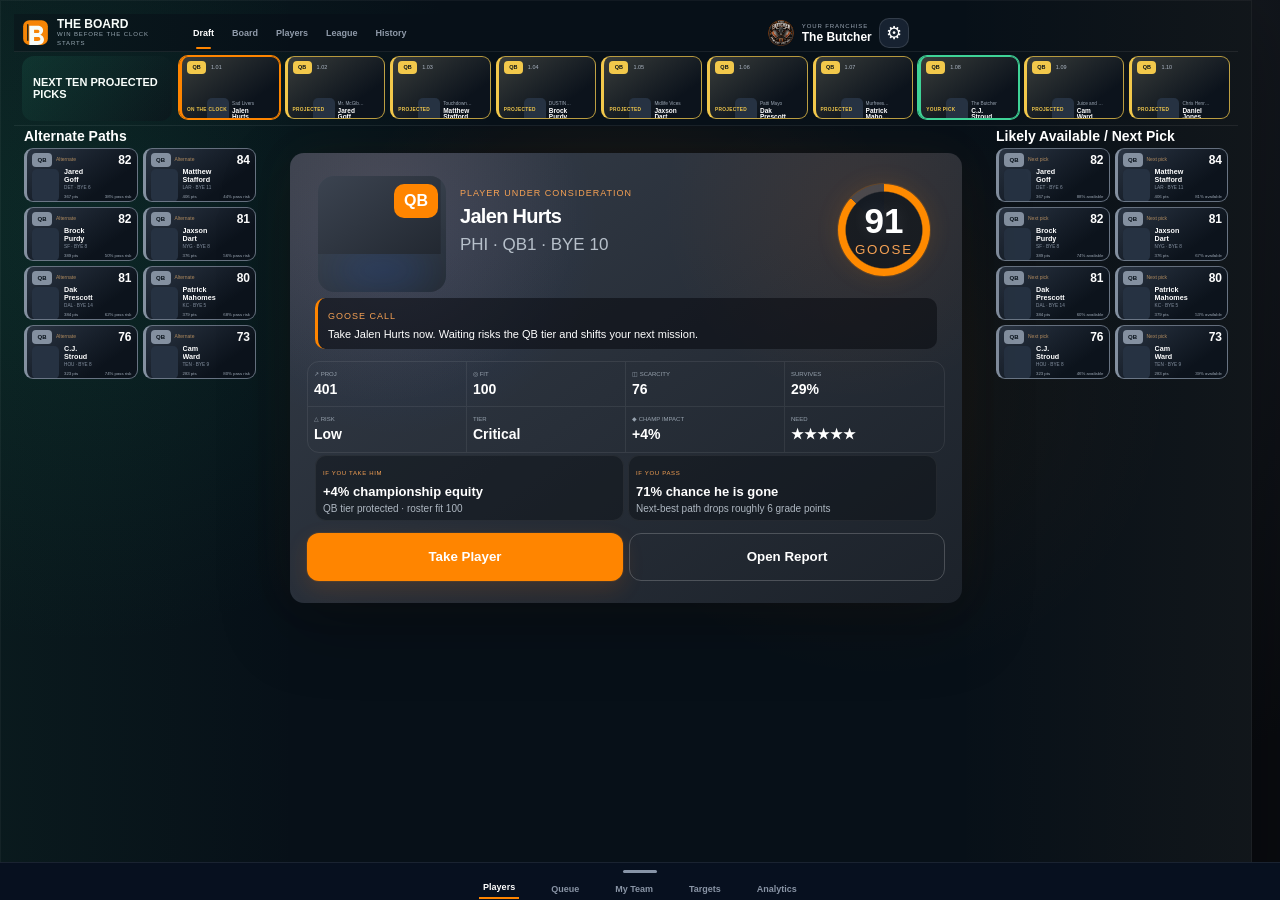
<file: index.html>
<!doctype html>
<html lang="en">
<head>
<meta charset="utf-8">
<meta name="viewport" content="width=device-width,initial-scale=1,viewport-fit=cover">
<meta name="theme-color" content="#0d0f10">
<title>THE BOARD</title>
<link rel="stylesheet" href="styles.css">
</head>
<body>
<header class="topbar">
  <img class="logo platform-logo" src="board-logo.svg" alt="THE BOARD platform logo">
  <div class="brand"><h1>THE BOARD</h1><p>WIN BEFORE THE CLOCK STARTS. <span id="versionLabel"></span></p></div>
  <button id="settingsBtn" class="icon-btn" aria-label="Draft settings">⚙</button>
</header>
<nav class="tabs" aria-label="Main navigation">
  <button class="tab active" data-view="warroom">Front Office</button>
  <button class="tab" data-view="board">Board</button>
  <button class="tab" data-view="database">Players</button>
  <button class="tab" data-view="league">League</button>
  <button class="tab" data-view="history">History</button>
</nav>
<main>
<section id="warroom" class="view active"><div id="frontOfficeRoot"></div></section>
<section id="board" class="view"><div class="panel"><div class="panel-head"><div><span class="eyebrow">DRAFT EXECUTION</span><h2>The Board</h2></div><span id="availableCount" class="pill"></span></div><div class="filters"><input id="boardSearch" type="search" placeholder="Search player or team"><select id="boardPos"><option value="ALL">All positions</option><option>QB</option><option>RB</option><option>WR</option><option>TE</option><option>K</option><option>DEF</option></select></div><div id="boardTable" class="player-list"></div></div></section>
<section id="database" class="view">
  <div class="scouting-hero"><div><span class="eyebrow">SCOUTING DEPARTMENT</span><h2>Build your player board.</h2><p>One tap tells Goose how you see a player. The AI handles timing, urgency and alternatives.</p></div><span id="databaseCount" class="pill"></span></div>
  <div class="scouting-toolbar"><input id="databaseSearch" type="search" placeholder="Search players, teams, owners or notes"><select id="databasePos" aria-label="Position"><option value="ALL">All positions</option><option>QB</option><option>RB</option><option>WR</option><option>TE</option><option>K</option><option>DEF</option></select><select id="databaseStatus" aria-label="League status"><option value="ALL">All statuses</option><option value="available">Available</option><option value="keeper">Keepers</option><option value="drafted">Drafted</option></select><select id="databaseScout" aria-label="Scouting signal"><option value="ALL">All signals</option><option value="must_have">Targets</option><option value="watch">Watch</option><option value="value_only">Value only</option><option value="fade">Fades</option><option value="untagged">Untagged</option></select><select id="databaseSort" aria-label="Sort players"><option value="BOARD">Board order</option><option value="PROJ">Projected points</option><option value="ADP">ADP</option><option value="POS">Position rank</option></select></div>
  <div class="scouting-legend"><span><b>★</b> Target</span><span><b>◉</b> Watch</span><span><b>$</b> Value</span><span><b>—</b> Fade</span><small>Tap again to clear.</small></div><div id="databaseList" class="database-list scouting-list"></div>
</section>
<section id="league" class="view"><div class="panel"><div class="panel-head"><div><span class="eyebrow">LEAGUE ROOM</span><h2>All Rosters</h2></div></div><div id="rosters" class="team-grid"></div></div></section>
<section id="history" class="view"><div class="panel"><div class="panel-head"><div><span class="eyebrow">DRAFT LOG</span><h2>Pick History</h2></div><button id="undoBtn" class="btn secondary">Undo Last</button></div><div id="draftHistory"></div></div></section>
</main>
<div id="confirmModal" class="modal" hidden><div class="modal-card confirm-card"><span class="eyebrow">CONFIRM PICK</span><h2 id="confirmPlayer">—</h2><p id="confirmMeta" class="muted"></p><p class="confirm-copy">Draft this player for <strong id="confirmTeam">—</strong>?</p><div class="modal-actions"><button id="cancelDraft" class="btn secondary">Cancel</button><button id="confirmDraft" class="btn primary">Confirm Draft</button></div></div></div>
<div id="playerModal" class="modal" hidden><div class="modal-card player-modal-card"><button id="closePlayer" class="modal-close" aria-label="Close player details">×</button><div id="playerModalContent"></div></div></div>
<div id="compareModal" class="modal" hidden><div class="modal-card compare-modal-card"><button id="closeCompare" class="modal-close" aria-label="Close comparison">×</button><div id="compareModalContent"></div></div></div>
<div id="compareTray" class="compare-tray" hidden></div>
<div id="settingsModal" class="modal" hidden><div class="modal-card settings-card"><button id="closeSettings" class="modal-close" aria-label="Close settings">×</button><span class="eyebrow">FOOTBALL OPERATIONS</span><h2>Front Office Profile</h2><p class="settings-note">These inputs power Goose. The Front Office shows the decisions—not the setup.</p><div class="settings-section"><h3>League Setup</h3><div class="settings-grid two"><label>League name<input id="leagueNameInput" type="text"></label><label>Your team<input id="teamNameInput" type="text"></label></div><div class="settings-grid three"><label>Teams<input id="teamCountInput" type="number" min="4" max="20"></label><label>Your draft slot<select id="slotSelect"></select></label><label>Owner skill<select id="ownerSkillInput"><option>Beginner</option><option>Intermediate</option><option>Advanced</option><option>Expert</option></select></label></div><div class="settings-grid three"><label>Keepers per team<input id="keeperCountInput" type="number" min="0" max="15"></label><label>Total roster spots<input id="rosterSizeInput" type="number" min="8" max="30"></label><label>Starters<input id="starterCountInput" type="number" min="5" max="20"></label></div><label>Draft order <small>One team per line, in exact selection order</small><textarea id="teamNamesInput" rows="5"></textarea></label></div><div class="settings-section"><h3>Roster Construction</h3><p class="settings-note">Targets guide roster balance. QB is capped at 3; all other bench spots remain flexible within the total roster size.</p><div class="settings-grid roster-fields"><label>QB<input id="targetQB" type="number" min="0" max="6"></label><label>RB<input id="targetRB" type="number" min="0" max="10"></label><label>WR<input id="targetWR" type="number" min="0" max="10"></label><label>TE<input id="targetTE" type="number" min="0" max="5"></label><label>K<input id="targetK" type="number" min="0" max="3"></label><label>DEF<input id="targetDEF" type="number" min="0" max="3"></label><label>Bench<input id="benchInput" type="number" min="0" max="20"></label></div></div><div class="settings-section"><h3>Front Office Philosophy</h3><label>Primary objective<textarea id="primaryObjectiveInput" rows="2"></textarea></label><label>Secondary objectives<textarea id="secondaryObjectivesInput" rows="2"></textarea></label><label>Avoid / downgrade<textarea id="avoidInput" rows="2"></textarea></label><label>Late targets<textarea id="lateTargetsInput" rows="2"></textarea></label><label>Emergency plan<textarea id="emergencyPlanInput" rows="2"></textarea></label></div><div class="modal-actions sticky-actions"><button id="saveSettings" class="btn primary">Save Profile</button></div><button id="resetBtn" class="danger-link">Reset Draft</button></div></div>
<div id="toast" class="toast" aria-live="polite"></div>
<script src="data.js"></script>
<script src="data-adapter-v1.js?v=22.1.1"></script>
<script src="app-core-v1.js?v=22.1.1"></script>
<script src="presentation-adapter-v1.js?v=22.1.1"></script>
<script src="app.js?v=22.1.1"></script>
<script src="scouting-switch-fix.js"></script>
<script src="scouting-hotfix.js"></script>
<script src="league-command-center.js?v=23.1.1"></script>
</body>
</html>
</file>
<file: styles.css>
:root{--bg:#080a0b;--panel:#121517;--panel2:#191d20;--panel3:#202529;--line:#2d3438;--line2:#434b50;--text:#f5f6f3;--muted:#9da5aa;--orange:#ff8200;--orange2:#ffb45a;--green:#65dc98;--red:#ff6666;--shadow:0 18px 50px rgba(0,0,0,.38);--glow:0 0 0 1px rgba(255,121,0,.18),0 24px 70px rgba(0,0,0,.44)}
*{box-sizing:border-box}html{background:var(--bg)}body{margin:0;color:var(--text);font-family:Inter,ui-sans-serif,-apple-system,BlinkMacSystemFont,"Segoe UI",sans-serif;background:linear-gradient(180deg,#080a0b 0%,#0d1012 52%,#080a0b 100%);min-height:100vh}.topbar{position:sticky;top:0;z-index:30;display:flex;align-items:center;gap:14px;padding:12px max(14px,calc((100vw - 1180px)/2));background:rgba(8,10,11,.88);backdrop-filter:blur(18px);border-bottom:1px solid rgba(255,255,255,.06)}.logo{width:72px;height:72px;object-fit:contain;filter:drop-shadow(0 8px 18px rgba(0,0,0,.5))}.brand{min-width:0}.brand h1{margin:0;font-size:31px;line-height:.95;letter-spacing:.04em;font-weight:950}.brand p{margin:7px 0 0;color:var(--muted);font-size:10px;letter-spacing:.14em;font-weight:900}.data-status{margin-left:auto;border:1px solid var(--line2);color:var(--muted);padding:7px 10px;border-radius:999px;font-size:9px;letter-spacing:.12em;font-weight:900;white-space:nowrap}.data-status.live{color:var(--green);border-color:rgba(101,220,152,.4);background:rgba(101,220,152,.08)}.icon-btn{border:1px solid var(--line);background:var(--panel2);color:var(--text);width:42px;height:42px;border-radius:13px;font-size:18px}.tabs{position:sticky;top:97px;z-index:25;display:flex;gap:5px;padding:8px max(14px,calc((100vw - 1180px)/2));overflow:auto;background:rgba(8,10,11,.92);backdrop-filter:blur(16px);border-bottom:1px solid rgba(255,255,255,.06)}.tab{border:0;background:transparent;color:var(--muted);padding:10px 15px;border-radius:10px;font-size:12px;font-weight:900;white-space:nowrap}.tab.active{background:var(--orange);color:#111;box-shadow:0 8px 24px rgba(255,121,0,.22)}main{width:min(1180px,100%);margin:auto;padding:16px}.view{display:none}.view.active{display:block}.panel{background:#121517;border:1px solid var(--line);border-radius:22px;padding:18px;margin-bottom:14px;box-shadow:var(--shadow);overflow:hidden}.clock{position:relative;display:flex;justify-content:space-between;align-items:center;border-color:rgba(255,130,0,.62);background:#171b1e;box-shadow:var(--glow)}.clock:after{content:'';position:absolute;left:0;top:0;bottom:0;width:7px;background:var(--orange);pointer-events:none}.clock h2{margin:6px 0 0;font-size:29px}.clock p{margin:5px 0 0;color:var(--muted)}.pick-badge{position:relative;display:grid;place-items:center;width:76px;height:76px;border-radius:21px;background:var(--orange);color:#111;font-size:34px;font-weight:950;box-shadow:0 14px 38px rgba(255,121,0,.25)}.eyebrow{font-size:10px;letter-spacing:.17em;color:var(--orange2);font-weight:950}.panel-head{display:flex;align-items:center;justify-content:space-between;gap:12px;margin-bottom:14px}.panel-head h2,.panel-head h3{margin:3px 0 0}.recommendation{border-color:#543314;box-shadow:var(--glow)}.recommend-hero{display:grid;grid-template-columns:132px 1fr;gap:20px;align-items:center;padding:8px 0 3px;cursor:pointer}.recommend-photo-wrap{position:relative}.recommend-copy h2{margin:4px 0 5px;font-size:38px;letter-spacing:-.035em}.recommend-copy p{margin:0;color:var(--muted);font-weight:700}.recommend-kicker{font-size:10px;letter-spacing:.15em;color:var(--orange2);font-weight:950}.strength-line{display:grid;grid-template-columns:auto 1fr;align-items:center;gap:5px 12px;margin-top:15px}.strength-line span{color:var(--muted);font-size:9px;font-weight:900;letter-spacing:.12em}.strength-line strong{font-size:16px;color:var(--orange2)}.strength-line small{grid-column:1/-1;color:#cdd2d5}.player-photo{position:relative;display:grid;place-items:center;width:58px;height:58px;overflow:hidden;border-radius:16px;background:linear-gradient(145deg,#31383c,#16191b);border:1px solid #485156;color:var(--orange2);font-weight:950}.player-photo img{position:absolute;inset:0;width:100%;height:100%;object-fit:cover;z-index:2}.player-photo span{z-index:1}.player-photo.small{width:42px;height:42px;border-radius:12px}.hero-photo{width:128px;height:128px;border-radius:27px;background:radial-gradient(circle at 50% 20%,#485157,#171a1c 70%);border-color:#5b646a;box-shadow:0 18px 45px rgba(0,0,0,.42)}.profile-photo{width:105px;height:105px;border-radius:24px}.compare-photo{width:94px;height:94px;border-radius:22px;margin:auto}.pos-float{position:absolute;right:-5px;bottom:-5px;display:grid;place-items:center;width:40px;height:40px;border-radius:13px;background:var(--orange);color:#111;font-weight:950;border:4px solid var(--panel)}.position-tag{display:inline-block;background:rgba(255,121,0,.13);color:var(--orange2);border:1px solid rgba(255,121,0,.25);padding:5px 8px;border-radius:999px;font-size:9px;font-weight:950;letter-spacing:.08em}.metrics{display:grid;grid-template-columns:repeat(4,1fr);gap:9px;margin:18px 0}.metric{background:linear-gradient(145deg,var(--panel2),#141719);border:1px solid var(--line);padding:13px 9px;border-radius:14px;text-align:center}.metric.feature{border-color:rgba(255,121,0,.45);background:#1b2023}.metric b{display:block;font-size:20px}.metric span{display:block;color:var(--muted);font-size:9px;margin-top:4px;letter-spacing:.06em;font-weight:800}.intel-strip{display:flex;justify-content:space-between;align-items:flex-start;gap:14px;background:#1b2023;border:1px solid var(--line);border-left:3px solid var(--orange);padding:13px 14px;border-radius:13px;margin:10px 0}.intel-strip p{margin:5px 0 0;color:#d5d9db;font-size:13px}.health-chip{display:inline-flex;padding:6px 9px;border-radius:999px;font-size:9px;font-weight:950;text-transform:uppercase}.health-chip.healthy{color:var(--green);background:rgba(101,220,152,.11)}.health-chip.alert,.injury-badge{color:#ff9d9d;background:rgba(255,102,102,.11)}.why-block{background:var(--panel2);border:1px solid var(--line);border-radius:14px;padding:13px 15px;margin:12px 0 16px}.why-block h3{margin:0 0 7px;font-size:13px;color:var(--orange2)}.why-block ul{margin:0;padding-left:18px;color:#d6d9da}.why-block li+li{margin-top:6px}.actions{display:flex;gap:9px;flex-wrap:wrap}.btn{border:0;border-radius:12px;padding:12px 15px;font-weight:950}.btn.primary{background:var(--orange);color:#111;flex:1;box-shadow:0 8px 22px rgba(255,121,0,.15)}.btn.secondary{background:var(--panel2);color:var(--text);border:1px solid var(--line2)}.btn.compact{padding:8px 10px;font-size:12px}.btn:disabled{opacity:.4}.text-btn{border:0;background:none;color:var(--orange2);font-weight:900}.stack,.player-list,.database-list,.roster-list{display:grid;gap:9px}.mini-player,.player-card{display:grid;grid-template-columns:34px 58px minmax(0,1fr) 68px auto auto;align-items:center;gap:11px;background:linear-gradient(145deg,var(--panel2),#15181a);border:1px solid var(--line);border-radius:15px;padding:10px;cursor:pointer;transition:.15s}.mini-player:hover,.player-card:hover,.database-player:hover{border-color:#5d666b;transform:translateY(-1px)}.mini-player{grid-template-columns:30px 42px minmax(0,1fr) 62px auto}.rank{font-weight:950;color:var(--orange2);text-align:center}.player-name{font-weight:900;font-size:15px}.player-title-line{display:flex;align-items:center;gap:7px;min-width:0}.injury-badge{padding:3px 6px;border-radius:999px;font-size:8px;font-weight:950}.player-meta{font-size:11px;color:var(--muted);margin-top:3px}.player-signal{font-size:10px;color:#c5cacf;margin-top:4px}.player-signal span{color:#586066;padding:0 2px}.score{text-align:center}.score strong{display:block;font-size:16px}.score span{display:block;color:var(--muted);font-size:8px;margin-top:2px;letter-spacing:.08em}.draft-btn{border:0;background:var(--orange);color:#111;border-radius:10px;padding:9px 11px;font-weight:950}.compare-btn{border:1px solid #5a6267;background:transparent;color:var(--text);border-radius:10px;padding:9px 10px;font-weight:900}.compare-btn.selected{border-color:var(--orange);color:var(--orange2);background:rgba(255,121,0,.1)}.filters{display:grid;grid-template-columns:1fr 155px;gap:8px;margin:12px 0}.filters input,.filters select,.modal-card select{width:100%;background:#101214;color:var(--text);border:1px solid var(--line);border-radius:12px;padding:12px;font-size:16px}.pill{background:#282d30;color:#dfe2e3;padding:6px 10px;border-radius:999px;font-size:10px;font-weight:900}.roster-row{display:grid;grid-template-columns:36px 1fr auto;gap:8px;padding:10px;background:var(--panel2);border-radius:11px}.keeper-label{color:var(--orange2);font-size:10px;font-weight:950}.team-grid{display:grid;grid-template-columns:repeat(2,minmax(0,1fr));gap:10px}.team-card{border:1px solid var(--line);background:var(--panel2);border-radius:15px;padding:13px}.team-card.me{border-color:var(--orange);box-shadow:inset 0 0 0 1px rgba(255,121,0,.2)}.team-card h3{font-size:14px;margin:0 0 9px}.team-player{display:flex;justify-content:space-between;gap:8px;padding:6px 0;border-top:1px solid #303438;font-size:11px}.history-row{display:grid;grid-template-columns:42px 1fr auto;gap:9px;padding:12px 4px;border-bottom:1px solid var(--line);cursor:pointer}.empty{color:var(--muted);padding:20px;text-align:center}.database-note{color:var(--muted);background:var(--panel2);border-left:3px solid var(--orange);padding:10px 12px;border-radius:8px;margin-bottom:12px}.database-filters{grid-template-columns:minmax(0,1fr) 130px 140px}.database-player{display:grid;grid-template-columns:42px minmax(0,1fr) auto auto auto;align-items:center;gap:9px;background:var(--panel2);border:1px solid var(--line);padding:11px;border-radius:13px;cursor:pointer;transition:.15s}.status-chip{font-size:9px;font-weight:950;padding:6px 8px;border-radius:999px;white-space:nowrap}.status-chip.available,.status-banner.available{background:rgba(54,196,119,.13);color:#65dc98}.status-chip.keeper,.status-banner.keeper{background:rgba(255,121,0,.13);color:var(--orange2)}.status-chip.drafted,.status-banner.drafted{background:rgba(166,173,177,.13);color:#c6cccf}.modal{position:fixed;inset:0;z-index:50;background:rgba(0,0,0,.78);display:grid;place-items:center;padding:18px;backdrop-filter:blur(7px)}.modal[hidden]{display:none}.modal-card{width:min(440px,100%);max-height:92vh;overflow:auto;background:linear-gradient(145deg,#171a1c,#101214);border:1px solid var(--line2);border-radius:22px;padding:20px;box-shadow:0 30px 90px rgba(0,0,0,.65)}.modal-card h2{margin-top:0}.modal-card label{display:grid;gap:8px;color:var(--muted)}.modal-actions{display:flex;gap:9px;margin-top:18px}.modal-actions .btn{flex:1}.danger-link{display:block;margin:18px auto 0;border:0;background:none;color:var(--red);font-weight:900}.modal-close{position:absolute;right:12px;top:10px;border:0;background:transparent;color:var(--muted);font-size:30px}.player-modal-card{position:relative;width:min(620px,100%)}.compare-modal-card{position:relative;width:min(820px,100%)}.player-profile-head{display:flex;align-items:center;gap:16px;padding-right:28px}.player-profile-head h2{font-size:31px;margin:5px 0 2px}.player-profile-head p{margin:0;color:var(--muted)}.status-banner{display:flex;justify-content:space-between;margin:16px 0 5px;padding:10px 12px;border-radius:11px;font-size:12px}.detail-grid{display:grid;grid-template-columns:repeat(3,1fr);gap:8px;margin:18px 0}.detail-grid div{background:var(--panel2);border:1px solid var(--line);border-radius:12px;padding:11px;text-align:center}.detail-grid span{display:block;color:var(--muted);font-size:9px;text-transform:uppercase;letter-spacing:.07em}.detail-grid b{display:block;margin-top:4px;font-size:18px}.news-panel{border:1px solid var(--line);background:#111416;border-radius:14px;padding:13px;margin:12px 0}.section-title{display:flex;justify-content:space-between;gap:10px;color:var(--muted);font-size:9px}.news-item{display:grid;grid-template-columns:9px 1fr;gap:9px;padding:12px 0;border-bottom:1px solid var(--line)}.news-item:last-child{border-bottom:0}.news-dot{width:8px;height:8px;border-radius:50%;background:var(--orange);margin-top:5px}.news-item b{font-size:9px;color:var(--orange2);letter-spacing:.08em}.news-item p{margin:4px 0 0;color:#d5d9db;font-size:13px}.compare-head{display:grid;grid-template-columns:1fr 55px 1fr;align-items:center;text-align:center;gap:10px;margin:18px 0}.compare-head>div:not(.versus){display:grid;justify-items:center}.compare-head h2{font-size:22px;margin:8px 0 2px}.compare-head p{color:var(--muted);margin:0;font-size:11px}.versus{font-weight:950;color:var(--orange2);font-size:17px}.overall-edge{display:grid;grid-template-columns:1fr auto;gap:3px 15px;align-items:center;background:#1b2023;border:1px solid rgba(255,121,0,.35);border-radius:14px;padding:13px 15px;margin-bottom:12px}.overall-edge span{font-size:9px;letter-spacing:.13em;color:var(--orange2);font-weight:950}.overall-edge strong{grid-row:1/3;grid-column:2;font-size:21px}.overall-edge small{color:var(--muted)}.compare-table{border:1px solid var(--line);border-radius:14px;overflow:hidden}.compare-row{display:grid;grid-template-columns:1fr 120px 1fr;text-align:center;padding:11px;border-bottom:1px solid var(--line)}.compare-row:last-child{border-bottom:0}.compare-row b{color:var(--muted);font-size:10px;text-transform:uppercase}.compare-row .edge{color:var(--green);font-weight:900}.draft-impact-grid{display:grid;grid-template-columns:1fr 1fr;gap:10px;margin-top:12px}.draft-impact-grid>div{background:var(--panel2);border:1px solid var(--line);border-radius:13px;padding:13px}.draft-impact-grid p{color:#d5d9db;font-size:12px}.draft-impact-grid b{font-size:11px;color:var(--green)}.verdict{margin-top:12px;background:#1b2023;border:1px solid rgba(255,130,0,.45);border-radius:14px;padding:15px}.verdict h3{margin:5px 0}.verdict p{margin:0;color:#d6d9da}.compare-tray{position:fixed;left:50%;bottom:calc(14px + env(safe-area-inset-bottom));transform:translateX(-50%);z-index:40;width:min(760px,calc(100% - 24px));display:flex;justify-content:space-between;align-items:center;gap:12px;background:#24282b;border:1px solid #4a5155;border-radius:15px;padding:11px 13px;box-shadow:0 15px 38px rgba(0,0,0,.55)}.compare-tray[hidden]{display:none}.compare-tray b{display:block;margin-top:2px}.tray-actions{display:flex;align-items:center;gap:8px}.toast{position:fixed;left:50%;bottom:calc(18px + env(safe-area-inset-bottom));transform:translate(-50%,25px);opacity:0;pointer-events:none;background:#f5f5f2;color:#111;padding:11px 15px;border-radius:999px;font-weight:900;transition:.2s;z-index:70}.toast.show{opacity:1;transform:translate(-50%,0)}body.modal-open{overflow:hidden}
@media(min-width:900px){main{padding-top:22px}.view#warroom.active{display:grid;grid-template-columns:minmax(0,1.35fr) minmax(320px,.65fr);gap:14px}.view#warroom .clock,.view#warroom .recommendation{grid-column:1}.view#warroom .panel:nth-child(3),.view#warroom .panel:nth-child(4){grid-column:2}.view#warroom .panel:nth-child(3){grid-row:1 / span 2}}
@media(max-width:720px){.data-status{display:none}.topbar{padding:10px 12px}.logo{width:62px;height:62px}.brand h1{font-size:27px}.tabs{top:83px;padding:7px 12px}.recommend-hero{grid-template-columns:92px 1fr;gap:13px}.hero-photo{width:90px;height:90px;border-radius:20px}.recommend-copy h2{font-size:28px}.pos-float{width:34px;height:34px}.metrics{grid-template-columns:repeat(2,1fr)}.player-card{grid-template-columns:28px 48px minmax(0,1fr) auto auto}.player-card .player-photo{width:48px;height:48px}.player-card .projection{display:none}.player-card .compare-btn{font-size:0;padding:9px}.player-card .compare-btn:after{content:'⇄';font-size:16px}.mini-player{grid-template-columns:26px 40px minmax(0,1fr) auto}.mini-player .projection{display:none}.database-filters{grid-template-columns:1fr 1fr}.database-filters input{grid-column:1/-1}.database-player{grid-template-columns:40px minmax(0,1fr) auto}.database-player .status-chip{grid-column:2}.database-player .compare-btn,.database-player .draft-btn{grid-row:2;grid-column:auto}.team-grid,.draft-impact-grid{grid-template-columns:1fr}.compare-row{grid-template-columns:1fr 88px 1fr;font-size:12px}.compare-tray{align-items:flex-start;flex-direction:column}.tray-actions{width:100%;justify-content:flex-end}.detail-grid{grid-template-columns:repeat(2,1fr)}.player-profile-head{align-items:flex-start}.profile-photo{width:82px;height:82px}.player-profile-head h2{font-size:25px}}

.analyst-take{border-left:4px solid var(--orange);background:#f4f4f1;color:#151719;border-radius:14px;padding:14px 16px;margin:14px 0}.analyst-take .eyebrow{color:#bd5f00}.analyst-take p{margin:6px 0 0;font-size:14px;line-height:1.5;font-weight:650}.market-strip{display:flex;justify-content:space-between;align-items:center;gap:16px;background:#1b2023;border:1px solid var(--line);border-radius:14px;padding:13px 15px;margin:10px 0}.market-strip p{margin:5px 0 0;color:#d6dadd}.tier-remaining{text-align:center;min-width:80px;border-left:1px solid var(--line);padding-left:14px}.tier-remaining b{display:block;font-size:24px;color:var(--orange2)}.tier-remaining span{font-size:8px;letter-spacing:.1em;color:var(--muted);font-weight:900}@media(max-width:520px){.market-strip{align-items:flex-start}.tier-remaining{min-width:66px}}
/* v0.6 War Room architecture */
.warroom-hero{display:flex;justify-content:space-between;gap:24px;align-items:center;border-top:4px solid #ff8200;background:#111315}
.warroom-hero h2{font-size:clamp(1.7rem,4vw,2.8rem);margin:.25rem 0}.warroom-lead{max-width:760px;color:#d8dadd;font-size:1.02rem}
.clock-inline{display:grid;grid-template-columns:auto auto;gap:4px 14px;align-items:center;min-width:230px}.clock-inline .pick-badge{grid-row:1/4;grid-column:2;font-size:2rem;background:#ff8200;color:#fff;border-radius:12px;padding:14px 18px;text-align:center}.clock-inline strong{font-size:1.05rem}
.warroom-grid{display:grid;grid-template-columns:minmax(0,1.15fr) minmax(0,.85fr);gap:18px}.warroom-grid.lower{grid-template-columns:minmax(0,1.25fr) minmax(280px,.75fr)}
.roster-summary{display:grid;grid-template-columns:repeat(4,1fr);gap:10px;margin:14px 0}.roster-metric{display:grid;gap:2px}.roster-metric b{font-size:1.25rem;color:#fff}.roster-metric small{color:#aeb2b7}
.compact-roster{max-height:300px;overflow:auto}.blueprint{display:grid;gap:12px}.blueprint-step{display:grid;grid-template-columns:34px 1fr;gap:12px;align-items:start;padding:12px 0;border-bottom:1px solid #34383d}.blueprint-step>span{width:30px;height:30px;border-radius:50%;display:grid;place-items:center;background:#ff8200;color:#fff;font-weight:800}.blueprint-step p{margin:4px 0 0;color:#bfc3c8;line-height:1.45}
.warroom-recommendation{border:1px solid #ff8200;background:#121416}.target-board{display:grid;grid-template-columns:repeat(2,minmax(0,1fr));gap:14px}.target-group{border:1px solid #34383d;border-radius:14px;padding:12px;background:#17191c}.target-group-head{display:flex;justify-content:space-between;align-items:center;margin-bottom:8px}.target-group-head>b{color:#ff8200;font-size:1.1rem}.target-group-head span{font-size:.72rem;color:#aeb2b7}.target-row{width:100%;display:grid;grid-template-columns:22px 34px 1fr;gap:8px;align-items:center;text-align:left;background:transparent;border:0;color:#fff;padding:8px 4px;border-top:1px solid #2c3034}.target-row small{display:block;color:#aeb2b7}.player-photo.tiny{width:32px;height:32px}
.pressure-callout{display:grid;gap:5px;border-left:4px solid #ff8200;background:#1a1d20;padding:14px;border-radius:10px}.pressure-callout span{color:#bdc1c6}.pressure-list{display:grid;gap:8px;margin-top:14px}.pressure-list>div{display:flex;justify-content:space-between;gap:16px;border-bottom:1px solid #30343a;padding:10px 0}.pressure-list span{color:#b9bdc2;text-align:right}.model-note{font-size:.78rem;color:#8e949a;line-height:1.4}.decision-grid{display:grid;grid-template-columns:repeat(3,minmax(0,1fr));gap:12px}.decision-grid .mini-player{height:100%;align-items:center}.board-label{display:grid;justify-items:end;min-width:120px}.board-label strong{font-size:1.05rem;color:#fff}.board-label span{font-size:.7rem;color:#ff8200;text-align:right}
@media(max-width:850px){.warroom-grid,.warroom-grid.lower{grid-template-columns:1fr}.target-board{grid-template-columns:1fr 1fr}.decision-grid{grid-template-columns:1fr 1fr}.warroom-hero{align-items:flex-start}.clock-inline{min-width:190px}}
@media(max-width:600px){.warroom-hero{display:grid}.clock-inline{width:100%;grid-template-columns:1fr auto}.roster-summary{grid-template-columns:1fr 1fr}.target-board,.decision-grid{grid-template-columns:1fr}.pressure-list>div{display:grid}.pressure-list span{text-align:left}.board-label{min-width:90px}.warroom-hero .pick-badge{padding:10px 14px}}
/* v0.7 War Room focus */
.warroom-hero{background:#0b0d0f;border:1px solid #353a40;border-top:5px solid #ff8200}
.roster-command{border:1px solid rgba(255,130,0,.58);background:#101214}
.roster-summary{grid-template-columns:repeat(6,1fr)}
.roster-metric{min-height:92px;align-content:center;border-top:3px solid #555c62}
.roster-metric.critical{border-top-color:#ff8200}.roster-metric.complete{border-top-color:#f5f5f2}.roster-metric.stable{border-top-color:#9ca3a8}.roster-metric.needs-work{border-top-color:#ff8200}
.blueprint-step{grid-template-columns:64px 1fr;border:1px solid #34383d;border-radius:14px;padding:14px;background:#14171a}
.blueprint-step>span{width:56px;height:34px;border-radius:9px;background:#2b3035;color:#fff;font-size:.78rem}
.blueprint-step.active{border-color:#ff8200}.blueprint-step.active>span{background:#ff8200}.blueprint-step.complete{opacity:.72}.blueprint-step.complete>span{background:#f5f5f2;color:#111}.blueprint-step.missed{border-color:#7a3e17}
.blueprint-title{display:flex;justify-content:space-between;gap:12px;align-items:center}.blueprint-title em{font-style:normal;color:#ff8200;font-size:.68rem;text-transform:uppercase;letter-spacing:.08em}
.target-board{grid-template-columns:repeat(2,minmax(0,1fr))}.target-group{background:#111416;border-color:#3a4045}.target-group-head{align-items:flex-start}.target-group-head>div{display:grid;gap:3px}.target-group-head small{color:#c1c5c9}.target-group-head>span{font-size:.62rem;color:#ff8200;letter-spacing:.08em;font-weight:900}
.target-row{grid-template-columns:22px 36px 1fr}.target-row:hover{background:#1c2024}.target-row small{line-height:1.35}.target-empty{padding:15px;color:#9ba1a6;text-align:center;font-size:.82rem}
.availability-badge{min-width:160px;border-left:1px solid #3a4045;padding-left:15px}.availability-badge b{display:block;color:#ff8200;font-size:.78rem}.availability-badge span{display:block;color:#b8bdc2;font-size:.7rem;margin-top:3px}
.opponent-board{display:grid;gap:8px;margin-top:14px}.opponent-row{display:grid;grid-template-columns:34px minmax(0,1fr) auto;align-items:center;gap:10px;background:#15191c;border:1px solid #343a3f;border-radius:11px;padding:10px}.pick-order{display:grid;place-items:center;width:30px;height:30px;border-radius:8px;background:#262b30;color:#fff;font-weight:900}.opponent-row small{display:block;color:#aeb4b8;margin-top:3px}.threat-chip{font-size:.66rem;border:1px solid #4b5359;border-radius:999px;padding:5px 8px;color:#d9dcde}.threat-chip.hot{border-color:#ff8200;color:#ff8200}
@media(max-width:900px){.roster-summary{grid-template-columns:repeat(3,1fr)}}
@media(max-width:600px){.roster-summary{grid-template-columns:repeat(2,1fr)}.target-board{grid-template-columns:1fr}.availability-badge{border-left:0;border-top:1px solid #3a4045;padding:10px 0 0;min-width:0}.market-strip{display:grid}}


/* v0.8 Front Office Mission Control */
.front-office-shell{display:grid;gap:16px}.front-office-header{display:flex;justify-content:space-between;align-items:center;gap:24px;padding:18px 20px;background:#050607;border:1px solid #30353a;border-top:5px solid #ff8200;border-radius:18px}.front-office-header h2{margin:.2rem 0;font-size:clamp(1.8rem,4vw,3rem)}
.mission-grid{display:grid;grid-template-columns:minmax(250px,.75fr) minmax(430px,1.45fr) minmax(280px,.8fr);gap:16px;align-items:start}.front-office-left,.front-office-center,.front-office-right{display:grid;gap:16px}.command-panel{background:#0c0f11;border:1px solid #33383d;border-radius:18px;padding:16px}.on-clock-panel{border:1px solid #ff8200;background:#07090a}.goose-panel{background:#f5f5f2;color:#121416;border:0}.goose-panel .eyebrow{color:#b85d00}.goose-thinking p{font-size:1rem;line-height:1.55;font-weight:700;margin:8px 0 14px}.goose-actions{display:flex;gap:14px;flex-wrap:wrap}.goose-panel .text-btn{color:#a84f00}
.front-office-player{display:grid;grid-template-columns:150px 1fr;gap:20px;align-items:center}.player-stage{position:relative}.player-stage .hero-photo{width:145px;height:145px;border-radius:24px;border:2px solid #ff8200}.player-decision-copy h2{font-size:clamp(2rem,5vw,3.6rem);margin:8px 0 4px}.player-decision-copy>p{color:#c8cccf;margin:0}.decision-label{display:inline-flex;border:1px solid #ff8200;color:#ff9a34;padding:6px 10px;border-radius:999px;font-weight:900;font-size:.72rem;letter-spacing:.1em}.decision-facts{display:flex;gap:10px;flex-wrap:wrap;margin-top:16px}.decision-facts span{background:#171a1d;border:1px solid #34393e;border-radius:10px;padding:9px 11px;color:#bfc4c7;font-size:.78rem}.decision-facts b{color:#fff}.analyst-take.premium{background:#fff;color:#131516;border-left:5px solid #ff8200}.why-now-grid{display:grid;grid-template-columns:repeat(3,1fr);gap:10px;margin:14px 0}.why-now-grid>div{background:#15181b;border:1px solid #34393e;border-radius:12px;padding:12px}.why-now-grid span{display:block;font-size:.66rem;color:#ff9b35;font-weight:900;letter-spacing:.09em}.why-now-grid b{display:block;margin-top:6px;font-size:.86rem}
.philosophy-panel .blueprint{gap:8px}.philosophy-item{padding:11px 0;border-bottom:1px solid #2f3438}.philosophy-item:last-child{border-bottom:0}.philosophy-item span{font-size:.66rem;color:#9da3a8;font-weight:900;letter-spacing:.09em}.philosophy-item p{margin:5px 0 0;color:#d8dbdd;line-height:1.45}.philosophy-item.primary{border-left:4px solid #ff8200;padding-left:12px}.philosophy-item.primary span{color:#ff9b35}
.threat-summary{border-left:5px solid #ff8200;background:#171a1d;padding:14px;border-radius:12px}.threat-summary span{font-size:.68rem;color:#aaaeb2;font-weight:900;letter-spacing:.08em}.threat-summary b{display:block;color:#ff9a34;font-size:1.4rem;margin:4px 0}.threat-summary p{margin:0;color:#d1d5d7;line-height:1.4}.threat-row{display:grid;grid-template-columns:34px 1fr auto;align-items:center;gap:10px;background:#121518;border:1px solid #30353a;border-radius:11px;padding:10px}.threat-row small{display:block;color:#9fa5aa;margin-top:3px}
.target-board{display:grid;grid-template-columns:1fr;gap:12px}.wishlist-group{border:1px solid #30353a;border-radius:13px;padding:10px;background:#101315}.wishlist-head{display:flex;justify-content:space-between;gap:8px;align-items:center;margin-bottom:6px}.wishlist-head>b{color:#ff9a34}.wishlist-head span{font-size:.66rem;color:#adb2b6}.wishlist-row{width:100%;display:grid;grid-template-columns:56px 34px 1fr;gap:8px;align-items:center;text-align:left;background:transparent;border:0;border-top:1px solid #2a2f33;color:#fff;padding:8px 2px}.wishlist-row:hover{background:#181c1f}.wishlist-type{font-size:.58rem;color:#ff9a34;font-weight:900;letter-spacing:.08em}.wishlist-row small{display:block;color:#9fa5aa;margin-top:2px}.front-office-center .mini-player .score{display:none}.front-office-center .decision-grid{grid-template-columns:repeat(2,minmax(0,1fr))}.front-office-center .mini-player{background:#111417;border-color:#30353a}.front-office-center .mini-player .rank{color:#ff9a34}
@media(max-width:1180px){.mission-grid{grid-template-columns:minmax(240px,.8fr) minmax(420px,1.2fr)}.front-office-right{grid-column:1/-1;grid-template-columns:1fr 1fr}.front-office-right .target-board{grid-template-columns:repeat(2,1fr)}}
@media(max-width:850px){.mission-grid{grid-template-columns:1fr}.front-office-right{grid-column:auto;grid-template-columns:1fr}.front-office-right .target-board{grid-template-columns:1fr}.front-office-header{align-items:flex-start}.front-office-player{grid-template-columns:110px 1fr}.player-stage .hero-photo{width:105px;height:105px}.why-now-grid{grid-template-columns:1fr}.front-office-center .decision-grid{grid-template-columns:1fr 1fr}}
@media(max-width:560px){.front-office-header{display:grid}.front-office-player{grid-template-columns:88px 1fr}.player-stage .hero-photo{width:84px;height:84px;border-radius:18px}.player-decision-copy h2{font-size:1.8rem}.decision-facts{display:grid}.front-office-center .decision-grid{grid-template-columns:1fr}}

/* v0.8.1 — Mission Control containment hotfix */
.mission-grid,
.front-office-left,
.front-office-center,
.front-office-right,
.command-panel,
.on-clock-panel,
#recommend,
.front-office-player,
.player-decision-copy,
.analyst-take,
.why-now-grid,
.actions {
  min-width: 0;
  max-width: 100%;
}

.on-clock-panel {
  position: relative;
  isolation: isolate;
  overflow: hidden;
}

#recommend {
  position: static !important;
  inset: auto !important;
  transform: none !important;
  width: 100%;
  overflow: hidden;
}

.front-office-player {
  position: relative;
  width: 100%;
  overflow: hidden;
}

.player-decision-copy,
.player-decision-copy h2,
.player-decision-copy p,
.analyst-take p,
.decision-facts span,
.why-now-grid b {
  overflow-wrap: anywhere;
  word-break: normal;
}

.modal[hidden] {
  display: none !important;
}

@media (max-width: 1180px) {
  .mission-grid {
    grid-template-columns: minmax(240px, .72fr) minmax(0, 1.28fr);
  }

  .front-office-center {
    overflow: hidden;
  }

  .front-office-player {
    grid-template-columns: 112px minmax(0, 1fr);
    gap: 15px;
  }

  .player-stage .hero-photo {
    width: 108px;
    height: 108px;
  }

  .player-decision-copy h2 {
    font-size: clamp(1.8rem, 4vw, 2.7rem);
  }
}

@media (max-width: 850px) {
  .mission-grid {
    display: grid;
    grid-template-columns: 1fr;
  }

  .front-office-center {
    grid-row: 1;
  }

  .front-office-left {
    grid-row: 2;
  }

  .front-office-right {
    grid-row: 3;
  }

  .on-clock-panel {
    padding: 14px;
  }

  .front-office-player {
    grid-template-columns: 88px minmax(0, 1fr);
    gap: 12px;
  }

  .player-stage .hero-photo {
    width: 84px;
    height: 84px;
  }

  .player-decision-copy h2 {
    font-size: 1.75rem;
  }

  .decision-facts {
    display: grid;
    grid-template-columns: repeat(3, minmax(0, 1fr));
  }

  .analyst-take.premium {
    padding: 13px;
  }
}

@media (max-width: 560px) {
  .decision-facts,
  .why-now-grid {
    grid-template-columns: 1fr;
  }

  .actions .btn {
    flex: 1 1 100%;
  }
}
/* v0.9 AI GM Front Office */
.ai-front-office{display:grid;gap:16px}.ai-office-header{display:flex;justify-content:space-between;align-items:center;padding:18px 20px;background:#050607;border:1px solid #30353a;border-top:5px solid #ff8200;border-radius:18px}.ai-office-header h2{margin:.2rem 0;font-size:clamp(1.7rem,3.6vw,2.8rem)}
.ai-office-grid{display:grid;grid-template-columns:minmax(230px,.72fr) minmax(420px,1.5fr) minmax(250px,.78fr);gap:16px;align-items:start}.organization-rail,.intelligence-rail,.gm-conversation{display:grid;gap:16px;min-width:0}.office-section,.gm-briefing,.decision-paths{background:#0b0e10;border:1px solid #30353a;border-radius:18px;padding:16px;min-width:0}.gm-briefing{background:#f6f6f2;color:#121416;border:0;border-top:6px solid #ff8200;padding:22px}.gm-identity{display:flex;align-items:center;gap:12px}.gm-identity h3{margin:0;font-size:1.2rem}.gm-mark{width:44px;height:44px;border-radius:14px;display:grid;place-items:center;background:#ff8200;color:#0b0d0f;font-weight:950;font-size:1.25rem}.live-pill{margin-left:auto;border:1px solid #b7b9ba;border-radius:999px;padding:5px 8px;font-size:.68rem;font-weight:900;letter-spacing:.1em}.gm-message{padding:22px 0 14px;border-bottom:1px solid #d5d6d4}.gm-message .gm-kicker{margin:0;color:#a94e00;font-weight:900}.gm-message h2{font-size:clamp(2rem,5vw,3.6rem);line-height:1.02;margin:8px 0 12px;letter-spacing:-.04em}.gm-message>p:not(.gm-kicker){font-size:1.02rem;line-height:1.5;color:#45494c;max-width:680px}.gm-prompts{display:flex;gap:8px;flex-wrap:wrap;margin-top:16px}.chip-btn{border:1px solid #c9cac8;background:#fff;color:#17191b;border-radius:999px;padding:9px 12px;font-weight:800}.chip-btn:hover{border-color:#ff8200}.gm-recommendation{padding-top:16px}.gm-action-line{display:flex;align-items:center;justify-content:space-between;gap:16px}.gm-action-line>div:first-child{display:grid;gap:4px}.gm-action-line b{font-size:1.2rem}.gm-action-line small{color:#65696c}.gm-action-buttons{display:flex;gap:8px;flex-wrap:wrap}
.path-grid{display:grid;grid-template-columns:1fr 1fr;gap:12px}.decision-path{border:1px solid #34393e;border-radius:14px;padding:14px;background:#111417}.decision-path.recommended{border-color:#ff8200}.decision-path>span{font-size:.65rem;font-weight:900;letter-spacing:.1em;color:#ff9a34}.decision-path h4{margin:8px 0 10px;font-size:1.15rem}.decision-path ul{margin:0 0 12px;padding-left:18px;color:#bcc1c4}.decision-path li{margin:5px 0}.decision-strip{display:grid;grid-template-columns:repeat(3,minmax(0,1fr));gap:10px}.alt-move{display:grid;gap:4px;text-align:left;border:1px solid #30353a;background:#111417;color:#fff;border-radius:12px;padding:12px}.alt-move>span{color:#ff9a34;font-size:.7rem;font-weight:900}.alt-move small{color:#9fa5aa}
.compact-summary{grid-template-columns:repeat(2,1fr)}.concise-blueprint .philosophy-item p{font-size:.86rem;line-height:1.38}.scouting-summary{display:grid;grid-template-columns:repeat(2,1fr);gap:8px}.scouting-summary>div{background:#121518;border:1px solid #2f3438;border-radius:10px;padding:10px;display:flex;justify-content:space-between}.scouting-summary span{color:#aeb3b6;font-size:.75rem}.scouting-summary b{color:#fff}.scouting-summary p{grid-column:1/-1;color:#93999d;font-size:.78rem;margin:4px 0 0}
.radar-board{display:grid;gap:10px}.radar-row{display:grid;grid-template-columns:28px 1fr 62px;gap:8px;align-items:center}.radar-row span{font-weight:900;color:#ff9a34}.radar-row b{font-size:.67rem;text-align:right}.radar-track{height:8px;background:#22272b;border-radius:999px;overflow:hidden}.radar-track i{display:block;height:100%;background:#ff8200;border-radius:999px}.radar-caption{margin:16px 0 8px;color:#91979b;font-size:.68rem;font-weight:900;letter-spacing:.1em;text-transform:uppercase}.threat-row.compact{grid-template-columns:30px 1fr}.intel-target{width:100%;display:grid;grid-template-columns:1fr auto;gap:10px;align-items:center;text-align:left;border:0;border-top:1px solid #2d3236;background:transparent;color:#fff;padding:10px 0}.intel-target>div{display:flex;gap:8px;align-items:center}.intel-target small{display:block;color:#969ca0;font-size:.65rem}.urgency{font-size:.66rem;font-weight:900;text-align:right}.urgency small{max-width:120px;margin-top:3px}.urgency.safe{color:#9dd6a8}.urgency.watch{color:#ffb15f}.urgency.critical{color:#ff8f68}.urgency.out{color:#8e9498}.scouting-actions{margin:16px 0;padding:14px;border:1px solid #33383c;border-radius:13px;background:#101315}.scouting-actions>div{display:flex;gap:8px;flex-wrap:wrap;margin-top:8px}.scout-btn{border:1px solid #3b4146;background:#161a1d;color:#d6d9db;border-radius:999px;padding:8px 11px;font-weight:800}.scout-btn.active{background:#ff8200;color:#111;border-color:#ff8200}
@media(max-width:1180px){.ai-office-grid{grid-template-columns:minmax(220px,.72fr) minmax(420px,1.28fr)}.intelligence-rail{grid-column:1/-1;grid-template-columns:1fr 1fr}}
@media(max-width:850px){.ai-office-grid{grid-template-columns:1fr}.organization-rail,.intelligence-rail{grid-template-columns:1fr}.intelligence-rail{grid-column:auto}.gm-conversation{grid-row:1}.organization-rail{grid-row:2}.intelligence-rail{grid-row:3}.path-grid{grid-template-columns:1fr}.decision-strip{grid-template-columns:1fr 1fr}.gm-action-line{align-items:flex-start;flex-direction:column}}
@media(max-width:560px){.ai-office-header{display:grid;gap:12px}.decision-strip{grid-template-columns:1fr}.gm-briefing{padding:18px}.gm-message h2{font-size:2rem}.gm-action-buttons{width:100%}.gm-action-buttons .btn{flex:1}.scouting-summary{grid-template-columns:1fr 1fr}}

/* v0.10 platform + franchise identity */
.platform-logo{width:58px;height:58px;filter:none}.franchise-heading{display:flex;align-items:center;gap:12px}.franchise-logo{width:54px;height:54px;object-fit:contain}.gm-mark{width:52px;letter-spacing:-.06em}.settings-note{color:var(--muted);font-size:.86rem;line-height:1.4}.brand h1{letter-spacing:.08em}.gm-message .gm-kicker{letter-spacing:.14em;font-size:.72rem}.gm-message h2{max-width:760px}.gm-recommendation .btn.primary{background:#ff8200}.ai-office-header{background:#080a0b}.gm-briefing{box-shadow:none}.office-section,.decision-paths{box-shadow:none}
@media(max-width:560px){.franchise-logo{width:44px;height:44px}.platform-logo{width:48px;height:48px}.franchise-heading{gap:8px}}

/* Milestone 1 profile setup */
.settings-card{width:min(760px,100%);max-height:92vh;overflow:auto;padding:22px}.settings-card h2{margin:5px 0 8px}.settings-section{padding:16px 0;border-top:1px solid var(--line)}.settings-section h3{margin:0 0 12px;font-size:1rem}.settings-card label{display:grid;gap:6px;margin:10px 0;color:#dfe2e3;font-size:.82rem;font-weight:800}.settings-card label small{color:var(--muted);font-weight:500}.settings-card input,.settings-card textarea,.settings-card select{width:100%;background:#101214;color:var(--text);border:1px solid var(--line);border-radius:11px;padding:11px;font:inherit;resize:vertical}.settings-grid{display:grid;gap:10px}.settings-grid.two{grid-template-columns:1fr 1fr}.settings-grid.three{grid-template-columns:1fr 1fr 1fr}.settings-grid.roster-fields{grid-template-columns:repeat(7,1fr)}.sticky-actions{position:sticky;bottom:-22px;background:#0b0e10;padding:14px 0 4px;margin-top:4px}.settings-card .danger-link{margin-top:12px}.settings-card .modal-close{position:sticky;top:0;float:right;z-index:2}@media(max-width:700px){.settings-grid.two,.settings-grid.three{grid-template-columns:1fr}.settings-grid.roster-fields{grid-template-columns:repeat(3,1fr)}}


/* v1.1 Canonical AI GM Front Office — simple surface, powerful underneath */
.front-office-shell{display:grid;gap:14px}.front-office-topline{display:flex;justify-content:space-between;align-items:center;padding:14px 18px;background:#07090a;border:1px solid #31363a;border-top:4px solid #ff8200;border-radius:16px}.front-office-layout{display:grid;grid-template-columns:minmax(210px,.72fr) minmax(430px,1.45fr) minmax(240px,.82fr);gap:14px;align-items:start}.fo-left,.fo-center,.fo-right{display:grid;gap:14px;min-width:0}.fo-panel,.goose-desk{background:#0b0e10;border:1px solid #30353a;border-radius:16px;padding:15px;min-width:0}.goose-desk{background:#f7f7f4;color:#111416;border:0;border-top:6px solid #ff8200;padding:22px}.executive-briefing{padding:22px 0 18px}.executive-briefing .gm-kicker{color:#c45e00;font-weight:950;letter-spacing:.14em;font-size:.68rem}.executive-briefing h2{font-size:clamp(2.1rem,5vw,4rem);letter-spacing:-.05em;line-height:1;margin:8px 0 12px}.executive-briefing>p:last-child{font-size:1rem;color:#4e5356;max-width:640px;margin:0}.briefing-actions{display:flex;gap:8px;flex-wrap:wrap;border-top:1px solid #d4d5d2;padding-top:16px}.btn.ghost{background:transparent;border:1px solid #bfc2c0;color:#202326}.roster-command{display:grid;gap:0}.roster-command-row{display:grid;grid-template-columns:38px 1fr 28px;align-items:center;padding:9px 0;border-bottom:1px solid #272c30}.roster-command-row span{color:#ff9a34;font-weight:950}.roster-command-row b{font-size:.82rem}.roster-command-row i{font-style:normal;text-align:center;border-radius:999px;background:#24292d;padding:4px;font-size:.7rem}.roster-command-row i.good{color:#9ed9aa}.roster-command-row i.urgent{color:#ff916d}.roster-command-row i.watch{color:#ffba72}.current-objective{display:grid;gap:4px;margin-top:14px;padding:13px;border-left:3px solid #ff8200;background:#121619}.current-objective strong{font-size:1.1rem}.current-objective small{color:#9ea4a8}.decision-futures{display:grid;grid-template-columns:repeat(3,minmax(0,1fr));gap:10px}.future-path{border:1px solid #34393e;border-radius:13px;padding:13px;background:#111417}.future-path.recommended{border-color:#ff8200}.future-path>span{font-size:.64rem;color:#ff9a34;font-weight:950;letter-spacing:.1em}.future-path h4{margin:8px 0;font-size:1.1rem}.future-path p{margin:5px 0;color:#b7bdc1;font-size:.8rem}.projected-draft{display:grid;grid-template-columns:repeat(3,minmax(0,1fr));gap:8px}.projected-draft button{display:grid;grid-template-columns:auto 1fr;gap:3px 8px;text-align:left;border:1px solid #30353a;background:#111417;color:#fff;border-radius:11px;padding:10px}.projected-draft span{grid-row:1/3;color:#ff9a34;font-weight:950}.projected-draft small{color:#93999d}.wishlist-intel{display:grid;gap:12px}.wishlist-group{display:grid;gap:3px}.wishlist-group>span{font-size:.65rem;color:#ff9a34;font-weight:950;letter-spacing:.1em}.wishlist-group button{display:grid;text-align:left;border:0;border-top:1px solid #2e3337;background:transparent;color:#fff;padding:8px 0}.wishlist-group small{color:#979da1}.empty-intel{display:grid;gap:5px;color:#a8aeb2;padding:8px 0}.league-radar{display:grid;gap:10px}.radar-line{display:grid;grid-template-columns:30px 1fr 78px;gap:8px;align-items:center}.radar-line>b{color:#ff9a34}.radar-line>div{height:8px;background:#252a2e;border-radius:99px;overflow:hidden}.radar-line i{display:block;height:100%;background:#ff8200}.radar-line span{font-size:.7rem;text-align:right}.radar-callout{display:grid;gap:3px;padding:11px;border-top:1px solid #30353a}.radar-callout span{font-size:.63rem;color:#ff9a34;font-weight:950;letter-spacing:.1em}.radar-callout small{color:#979da1}.board-player{display:grid;grid-template-columns:32px 48px minmax(180px,1fr) auto auto;gap:10px;align-items:center;padding:10px 8px;border-bottom:1px solid var(--line)}.quick-scout-row{display:flex;gap:4px}.quick-scout{width:32px;height:32px;border-radius:50%;border:1px solid #3a4045;background:#121619;color:#aeb4b8;font-weight:900}.quick-scout.active{background:#ff8200;color:#111;border-color:#ff8200}.scout-player{display:grid;grid-template-columns:48px minmax(180px,1fr) auto auto;gap:10px;align-items:center;padding:12px;border-bottom:1px solid var(--line)}.scout-copy small{color:#9aa0a4}.database-player{display:none}.score.projection,.compare-btn{display:none!important}.database-note{font-size:.83rem}.settings-note{margin:0 0 12px}.settings-section>p.settings-note{margin-top:-4px}
@media(max-width:1100px){.front-office-layout{grid-template-columns:minmax(210px,.7fr) minmax(420px,1.3fr)}.fo-right{grid-column:1/-1;grid-template-columns:1fr 1fr}.decision-futures{grid-template-columns:1fr 1fr}.future-path.wait{grid-column:1/-1}.projected-draft{grid-template-columns:1fr 1fr}}
@media(max-width:760px){.front-office-layout{grid-template-columns:1fr}.fo-center{grid-row:1}.fo-left{grid-row:2}.fo-right{grid-row:3;grid-template-columns:1fr}.decision-futures,.projected-draft{grid-template-columns:1fr}.future-path.wait{grid-column:auto}.front-office-topline{display:grid;gap:10px}.board-player{grid-template-columns:28px 42px minmax(120px,1fr) auto}.board-player .quick-scout-row{grid-column:3/5}.scout-player{grid-template-columns:42px 1fr}.scout-player .quick-scout-row{grid-column:2}.scout-player>.text-btn{grid-column:2;justify-self:start}.executive-briefing h2{font-size:2.35rem}}


/* v1.2 — Scouting Controls: Apple-style, dense intelligence without clutter */
.scouting-hero{display:flex;justify-content:space-between;align-items:flex-end;gap:20px;padding:28px 24px 20px;background:#f6f6f3;color:#111;border-radius:22px 22px 0 0;border-top:6px solid #ff8200}
.scouting-hero h2{margin:5px 0 7px;font-size:clamp(2rem,4vw,3.5rem);letter-spacing:-.05em;line-height:1}
.scouting-hero p{margin:0;color:#5e6366;max-width:620px;font-size:.95rem}
.scouting-hero .pill{background:#111;color:#fff}
.scouting-toolbar{display:grid;grid-template-columns:minmax(260px,1.8fr) repeat(4,minmax(115px,.55fr));gap:8px;padding:14px 18px;background:#111416;border-left:1px solid var(--line);border-right:1px solid var(--line)}
.scouting-toolbar input,.scouting-toolbar select{width:100%;min-width:0;background:#090b0c;color:#f6f6f3;border:1px solid #343a3e;border-radius:12px;padding:11px 12px;font-size:14px;outline:none}
.scouting-toolbar input:focus,.scouting-toolbar select:focus{border-color:#ff8200;box-shadow:0 0 0 3px rgba(255,130,0,.12)}
.scouting-legend{display:flex;align-items:center;gap:18px;flex-wrap:wrap;padding:9px 18px;background:#0d1012;border:1px solid var(--line);border-top:0;color:#adb3b7;font-size:11px}
.scouting-legend b{color:#ff9a34;margin-right:3px}.scouting-legend small{margin-left:auto;color:#747b80}
.scouting-list{gap:0;border:1px solid var(--line);border-top:0;border-radius:0 0 22px 22px;overflow:hidden;background:#0b0e10}
.scout-player.premium-row{position:relative;display:grid;grid-template-columns:54px minmax(210px,1.15fr) minmax(255px,.9fr) minmax(280px,1fr);gap:14px;align-items:center;padding:13px 16px;background:#0d1012;border:0;border-bottom:1px solid #262b2f;transition:background .15s ease}
.scout-player.premium-row:last-child{border-bottom:0}.scout-player.premium-row:hover{background:#14181a;transform:none}
.scouting-photo{width:50px;height:50px;border-radius:14px}
.status-line{display:flex;align-items:center;gap:8px;margin-top:6px;color:#777f84;font-size:9px;font-weight:800;letter-spacing:.06em}
.status-line .status-chip{padding:4px 7px}
.scout-metrics{display:grid;grid-template-columns:repeat(4,minmax(48px,1fr));gap:5px}
.scout-metrics>div{padding:7px 5px;text-align:center;border-left:1px solid #282d31}
.scout-metrics span{display:block;color:#737b80;font-size:8px;font-weight:900;letter-spacing:.1em}
.scout-metrics b{display:block;margin-top:3px;color:#f2f3f2;font-size:15px}
.scout-actions{display:grid;gap:7px;justify-items:end}.scout-actions .quick-scout-row{gap:5px}
.scout-actions .quick-scout{display:flex;align-items:center;justify-content:center;gap:5px;width:auto;height:31px;padding:0 9px;border-radius:999px;font-size:11px}
.scout-actions .quick-scout em{font-style:normal;font-size:9px}.scout-actions .quick-scout.active{box-shadow:0 5px 18px rgba(255,130,0,.18)}
.row-tools{display:flex;gap:12px}.note-btn,.details-btn{border:0;background:transparent;color:#9ca3a7;font-weight:850;font-size:10px;padding:2px}.note-btn:hover,.details-btn:hover,.note-btn.has-note{color:#ff9a34}
.quick-note-editor{grid-column:2/-1;display:grid;grid-template-columns:1fr auto;gap:8px;align-items:center;padding:2px 0 5px}.quick-note-editor[hidden]{display:none}.quick-note-editor input{width:100%;background:#080a0b;color:#fff;border:1px solid #454c51;border-radius:10px;padding:9px 11px;outline:none}.quick-note-editor input:focus{border-color:#ff8200}.quick-note-editor small{color:#697176;font-size:9px}
@media(max-width:980px){.scouting-toolbar{grid-template-columns:1fr 1fr 1fr}.scouting-toolbar input{grid-column:1/-1}.scout-player.premium-row{grid-template-columns:50px minmax(180px,1fr) minmax(235px,1fr)}.scout-actions{grid-column:2/-1;grid-template-columns:1fr auto;justify-items:stretch}.scout-actions .quick-scout-row{justify-content:flex-start}.row-tools{justify-content:flex-end}.quick-note-editor{grid-column:2/-1}}
@media(max-width:650px){.scouting-hero{padding:22px 16px 17px;align-items:flex-start}.scouting-hero p{font-size:.82rem}.scouting-toolbar{grid-template-columns:1fr 1fr;padding:12px}.scouting-toolbar input{grid-column:1/-1}.scouting-legend{gap:10px;padding:8px 12px}.scouting-legend small{width:100%;margin:0}.scout-player.premium-row{grid-template-columns:44px 1fr;padding:12px;gap:10px}.scout-metrics{grid-column:1/-1;grid-template-columns:repeat(4,1fr);border-top:1px solid #282d31;padding-top:8px}.scout-metrics>div:first-child{border-left:0}.scout-actions{grid-column:1/-1;display:flex;align-items:center;justify-content:space-between;gap:8px}.scout-actions .quick-scout-row{display:grid;grid-template-columns:repeat(4,1fr);flex:1}.scout-actions .quick-scout{padding:0 6px}.scout-actions .quick-scout em{display:none}.row-tools{gap:9px}.quick-note-editor{grid-column:1/-1;grid-template-columns:1fr}.quick-note-editor small{display:none}}


/* v1.2.1 — navigation and scouting context hotfix */
.topbar{position:relative;top:auto;z-index:10}
.tabs{position:sticky;top:0;z-index:24}
html{scroll-padding-top:64px}
.scout-context{display:flex;gap:6px;flex-wrap:wrap;margin-top:7px}
.scout-context span{padding:4px 7px;border:1px solid #30363a;border-radius:999px;color:#aeb4b8;background:#121619;font-size:8px;font-weight:850;letter-spacing:.03em}
@media(max-width:720px){.tabs{top:0}.scout-context{gap:4px}.scout-context span{font-size:7px;padding:3px 6px}}
</file>
